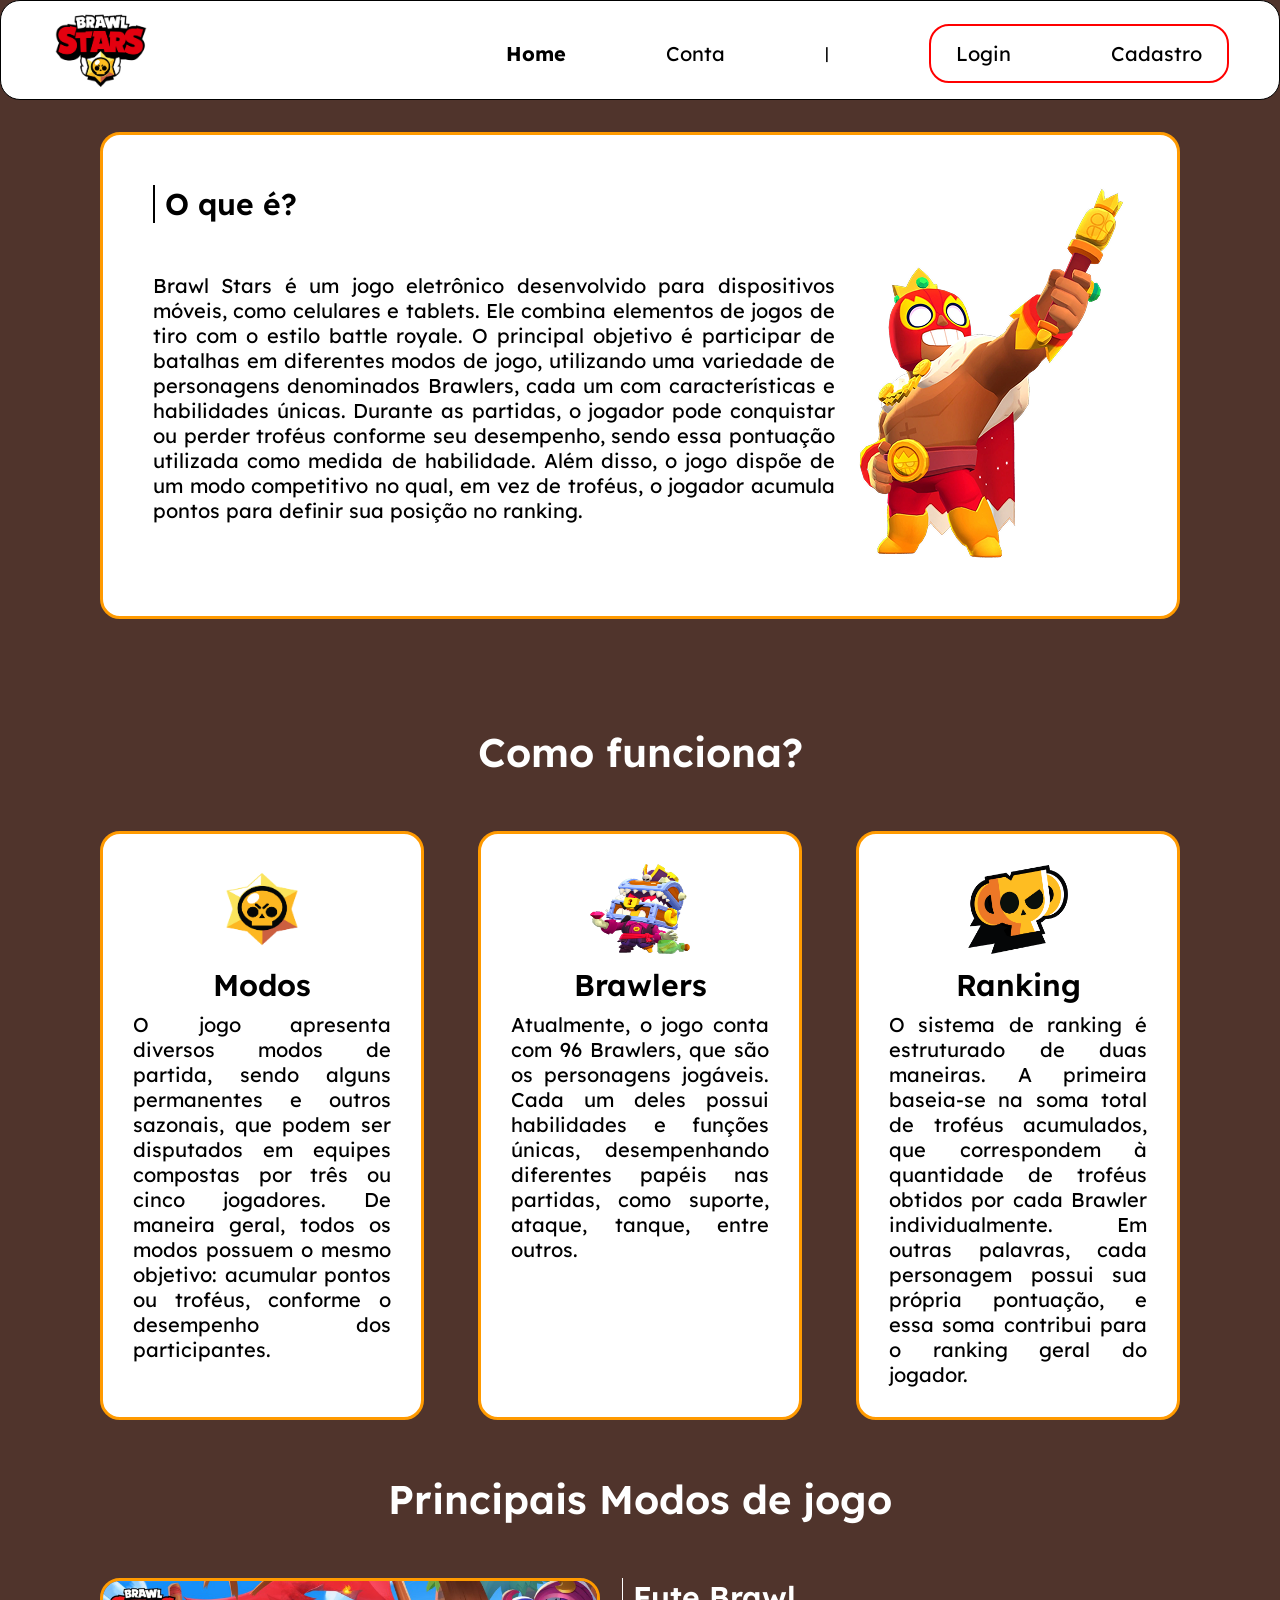
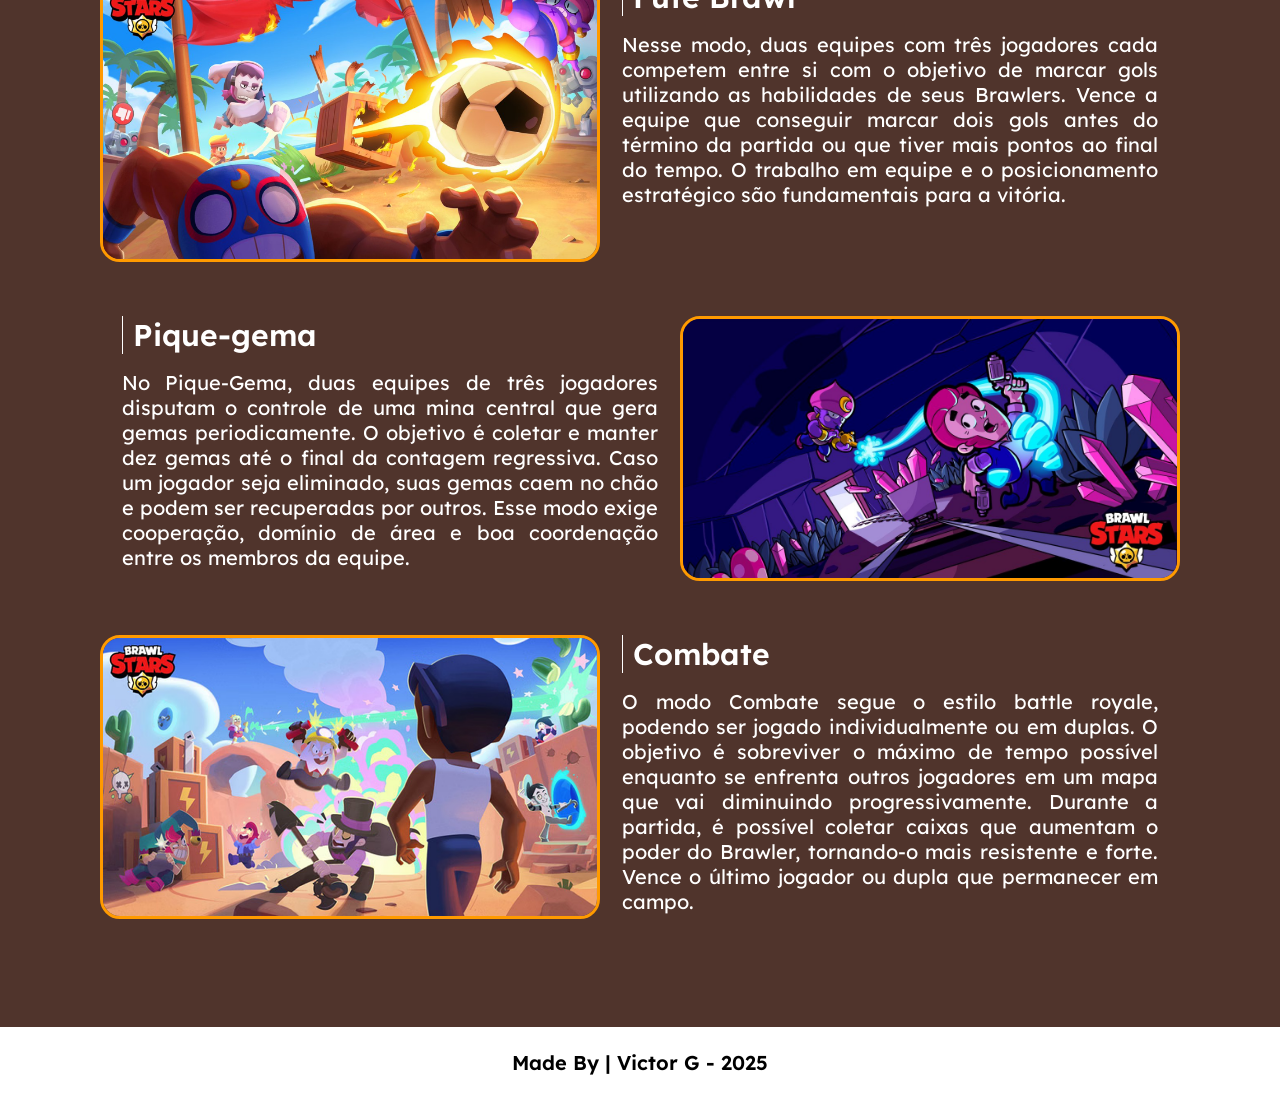
<file: public/site/index.html>
<!DOCTYPE html>
<html lang="en">

<head>
    <meta charset="UTF-8">
    <meta name="viewport" content="width=device-width, initial-scale=1.0">
    <title>Home</title>
    <link rel="stylesheet" href="style/style.css">
    <link rel="stylesheet" href="style/index.css">
</head>

<body>
    <header>
        <div class="container">
            <div class="logo">
                <img src="assets/img/LOGO.png" alt="">
            </div>
            <div class="pages">
                <a href="#" class="now">Home</a>
                <a href="html/conta.html">Conta</a>
                |
                <div class="red_box">
                    <a href="html/login.html">Login</a>
                    <a href="html/cadastro.html">Cadastro</a>
                </div>
            </div>
        </div>
    </header>
    <main>
        <div class="container">
            <div class="sobre">
                <div class="esquerda">
                    <div class="titulo">
                        <p>O que é?</p>
                    </div>
                    <div class="texto">
                        <p>
                            Brawl Stars é um jogo eletrônico desenvolvido para dispositivos móveis, como celulares e
                            tablets. Ele combina elementos de jogos de tiro com o estilo battle royale. O principal
                            objetivo é participar de batalhas em diferentes modos de jogo, utilizando uma variedade de
                            personagens denominados Brawlers, cada um com características e habilidades únicas.
                            Durante as partidas, o jogador pode conquistar ou perder troféus conforme seu desempenho,
                            sendo essa pontuação utilizada como medida de habilidade.
                            Além disso, o jogo dispõe de um modo competitivo no qual, em vez de troféus, o jogador
                            acumula pontos para definir sua posição no ranking.
                        </p>
                    </div>
                </div>
                <div class="img">
                    <img src="assets/img/elprimo.png" alt="">
                </div>
            </div>
            <div class="como_funciona">
                <div class="titulo_um">Como funciona?</div>
                <div class="boxes">
                    <div class="box">
                        <div class="img">
                            <img src="assets/icon/logo_icon.png" alt="">
                        </div>
                        <div class="titulo">Modos</div>
                        <div class="texto">O jogo apresenta diversos modos de partida, sendo alguns permanentes e outros
                            sazonais, que podem ser disputados em equipes compostas por três ou cinco jogadores. De
                            maneira
                            geral, todos os modos possuem o mesmo objetivo: acumular pontos ou troféus, conforme o
                            desempenho dos participantes.
                        </div>
                    </div>
                    <div class="box">
                        <div class="img">
                            <img src="assets/icon/griff_icon.png" alt="">
                        </div>
                        <div class="titulo">Brawlers</div>
                        <div class="texto">
                            Atualmente, o jogo conta com 96 Brawlers, que são os personagens jogáveis. Cada um deles
                            possui
                            habilidades e funções únicas, desempenhando diferentes papéis nas partidas, como suporte,
                            ataque, tanque, entre outros.
                        </div>
                    </div>
                    <div class="box">
                        <div class="img">
                            <img src="assets/icon/icon_trofeu.png" alt="">
                        </div>
                        <div class="titulo">Ranking</div>
                        <div class="texto">O sistema de ranking é estruturado de duas maneiras. A primeira baseia-se na
                            soma
                            total de troféus acumulados, que correspondem à quantidade de troféus obtidos por cada
                            Brawler
                            individualmente. Em outras palavras, cada personagem possui sua própria pontuação, e essa
                            soma
                            contribui para o ranking geral do jogador.</div>
                    </div>
                </div>
            </div>
            <div class="principais_modos">
                <div class="titulo_um">Principais Modos de jogo</div>
                <div class="sections">
                    <div class="sub_sections">
                        <img src="assets/img/fute_brawl.png" alt="">
                        <div class="conteudo">
                            <div class="titulo">Fute Brawl</div>
                            <div class="texto">Nesse modo, duas equipes com três jogadores cada competem entre si com o
                                objetivo de marcar gols utilizando as habilidades de seus Brawlers. Vence a equipe que
                                conseguir marcar dois gols antes do término da partida ou que tiver mais pontos ao final
                                do tempo. O trabalho em equipe e o posicionamento estratégico são fundamentais para a
                                vitória.</div>
                        </div>
                    </div>
                    <div class="sub_sections">
                        <div class="conteudo">
                            <div class="titulo">Pique-gema</div>
                            <div class="texto">No Pique-Gema, duas equipes de três jogadores disputam o controle de uma
                                mina central que gera gemas periodicamente. O objetivo é coletar e manter dez gemas até
                                o final da contagem regressiva. Caso um jogador seja eliminado, suas gemas caem no chão
                                e podem ser recuperadas por outros. Esse modo exige cooperação, domínio de área e boa
                                coordenação entre os membros da equipe.</div>
                        </div>
                        <img src="assets/img/pique_gema.png" alt="">
                    </div>
                    <div class="sub_sections">
                        <img src="assets/img/combate.png" alt="">
                        <div class="conteudo">
                            <div class="titulo">Combate</div>
                            <div class="texto">O modo Combate segue o estilo battle royale, podendo ser jogado
                                individualmente ou em duplas. O objetivo é sobreviver o máximo de tempo possível
                                enquanto se enfrenta outros jogadores em um mapa que vai diminuindo progressivamente.
                                Durante a partida, é possível coletar caixas que aumentam o poder do Brawler, tornando-o
                                mais resistente e forte. Vence o último jogador ou dupla que permanecer em campo.</div>
                        </div>
                    </div>
                </div>
            </div>
        </div>
    </main>


    <footer>
        <p>Made By | Victor G - 2025</p>
    </footer>
</body>

</html>
</file>
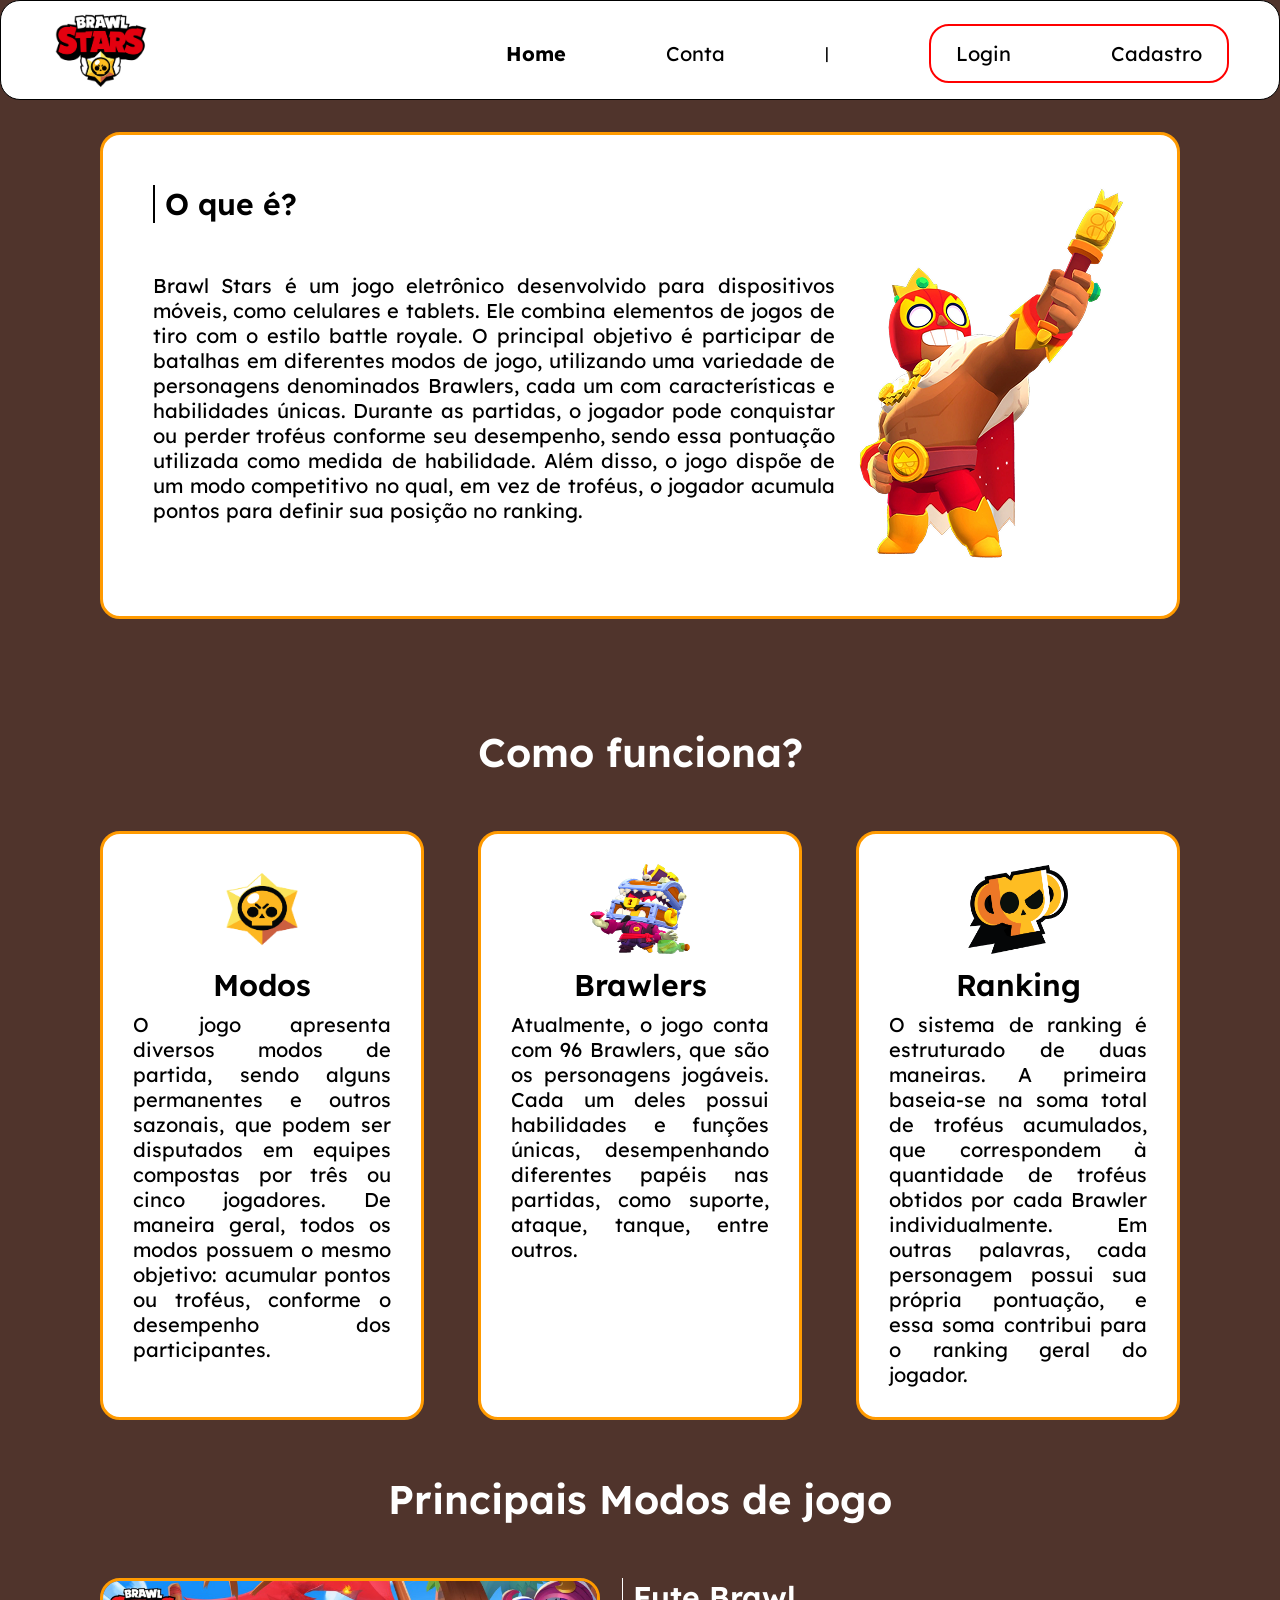
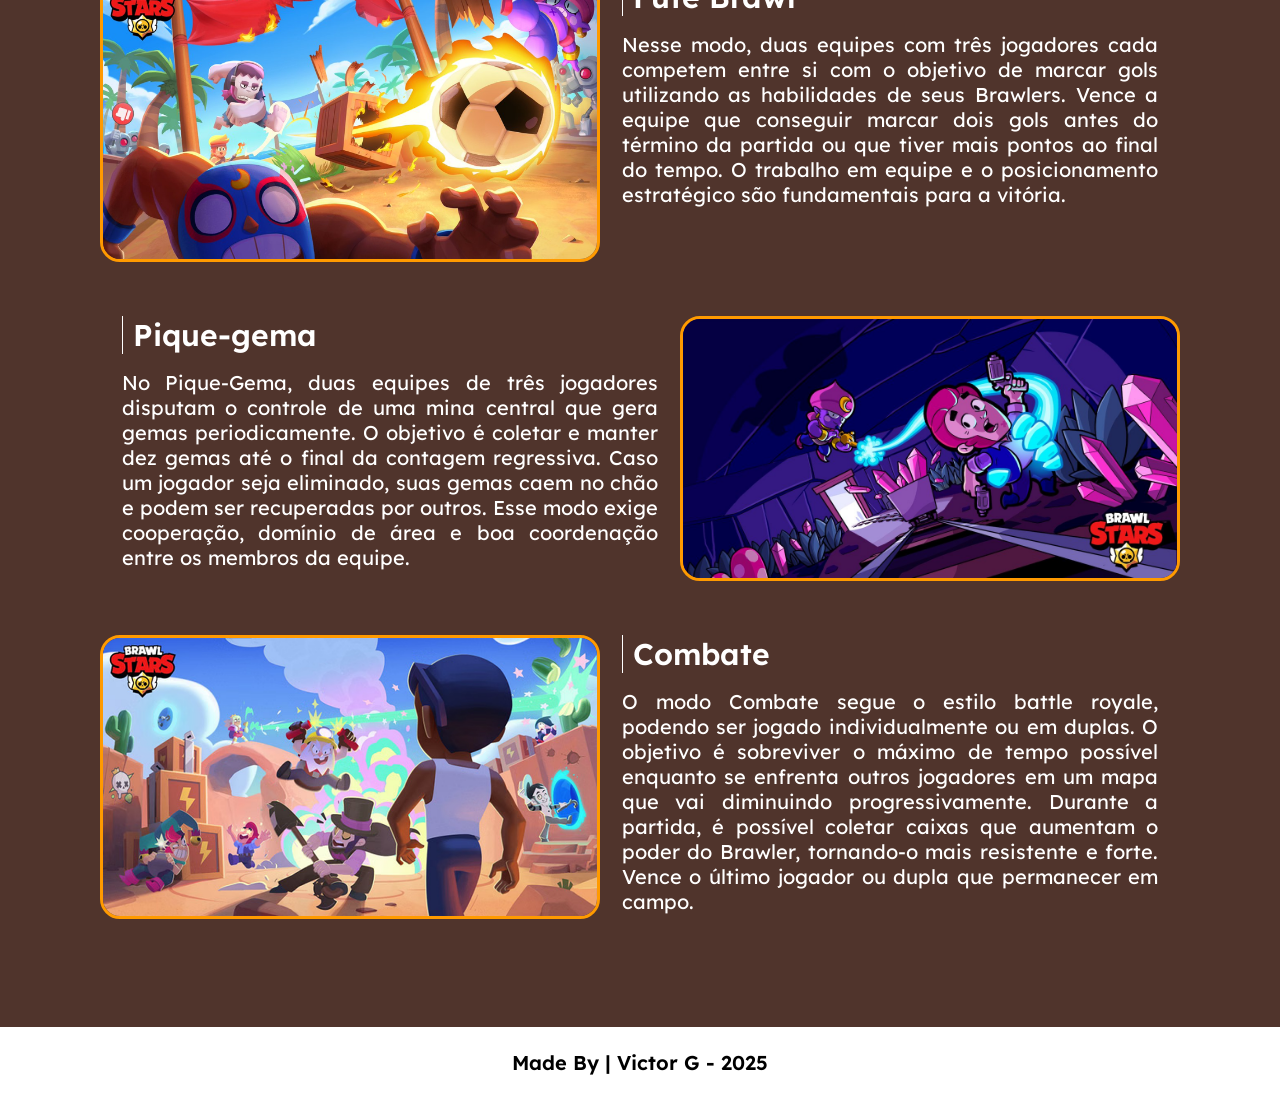
<file: public/API-WEB/public/index.html>
<!DOCTYPE html>
<html lang="en">

<head>
    <meta charset="UTF-8">
    <meta name="viewport" content="width=device-width, initial-scale=1.0">
    <title>Brawl Stars | Home</title>
    <link rel="stylesheet" href="css/style.css">
    <link rel="stylesheet" href="css/index.css">
</head>

<body>
    <header>
        
        <div class="container">
            <div class="logo">
                <img src="assets/img/LOGO.png" alt="">
            </div>
            <div class="pages">
                <a href="#" class="now">Home</a>
                <a href="conta.html">Conta</a>
                |
                <div class="red_box">
                    <a href="login.html">Login</a>
                    <a href="cadastro.html">Cadastro</a>
                </div>
            </div>
        </div>
    </header>
    <main>
        <div class="container">
            <div class="sobre">
                <div class="esquerda">
                    <div class="titulo">
                        <p>O que é?</p>
                    </div>
                    <div class="texto">
                        <p>
                            Brawl Stars é um jogo eletrônico desenvolvido para dispositivos móveis, como celulares e
                            tablets. Ele combina elementos de jogos de tiro com o estilo battle royale. O principal
                            objetivo é participar de batalhas em diferentes modos de jogo, utilizando uma variedade de
                            personagens denominados Brawlers, cada um com características e habilidades únicas.
                            Durante as partidas, o jogador pode conquistar ou perder troféus conforme seu desempenho,
                            sendo essa pontuação utilizada como medida de habilidade.
                            Além disso, o jogo dispõe de um modo competitivo no qual, em vez de troféus, o jogador
                            acumula pontos para definir sua posição no ranking.
                        </p>
            
                    </div>
                </div>
                <div class="img">
                    <img src="assets/img/elprimo.png" alt="">
                </div>
            </div>
            <div class="como_funciona">
                <div class="titulo_um">Como funciona?</div>
                <div class="boxes">
                    <div class="box">
                        <div class="img">
                            <img src="assets/icon/logo_icon.png" alt="">
                        </div>
                        <div class="titulo">Modos</div>
                        <div class="texto">O jogo apresenta diversos modos de partida, sendo alguns permanentes e outros
                            sazonais, que podem ser disputados em equipes compostas por três ou cinco jogadores. De
                            maneira
                            geral, todos os modos possuem o mesmo objetivo: acumular pontos ou troféus, conforme o
                            desempenho dos participantes.
                        </div>
                    </div>
                    <div class="box">
                        <div class="img">
                            <img src="assets/icon/griff_icon.png" alt="">
                        </div>
                        <div class="titulo">Brawlers</div>
                        <div class="texto">
                            Atualmente, o jogo conta com 96 Brawlers, que são os personagens jogáveis. Cada um deles
                            possui
                            habilidades e funções únicas, desempenhando diferentes papéis nas partidas, como suporte,
                            ataque, tanque, entre outros.
                        </div>
                    </div>
                    <div class="box">
                        <div class="img">
                            <img src="assets/icon/icon_trofeu.png" alt="">
                        </div>
                        <div class="titulo">Ranking</div>
                        <div class="texto">O sistema de ranking é estruturado de duas maneiras. A primeira baseia-se na
                            soma
                            total de troféus acumulados, que correspondem à quantidade de troféus obtidos por cada
                            Brawler
                            individualmente. Em outras palavras, cada personagem possui sua própria pontuação, e essa
                            soma
                            contribui para o ranking geral do jogador.</div>
                    </div>
                </div>
            </div>
            <div class="principais_modos">
                <div class="titulo_um">Principais Modos de jogo</div>
                <div class="sections">
                    <div class="sub_sections">
                        <img src="assets/img/fute_brawl.png" alt="">
                        <div class="conteudo">
                            <div class="titulo">Fute Brawl</div>
                            <div class="texto">Nesse modo, duas equipes com três jogadores cada competem entre si com o
                                objetivo de marcar gols utilizando as habilidades de seus Brawlers. Vence a equipe que
                                conseguir marcar dois gols antes do término da partida ou que tiver mais pontos ao final
                                do tempo. O trabalho em equipe e o posicionamento estratégico são fundamentais para a
                                vitória.</div>
                        </div>
                    </div>
                    <div class="sub_sections">
                        <div class="conteudo">
                            <div class="titulo">Pique-gema</div>
                            <div class="texto">No Pique-Gema, duas equipes de três jogadores disputam o controle de uma
                                mina central que gera gemas periodicamente. O objetivo é coletar e manter dez gemas até
                                o final da contagem regressiva. Caso um jogador seja eliminado, suas gemas caem no chão
                                e podem ser recuperadas por outros. Esse modo exige cooperação, domínio de área e boa
                                coordenação entre os membros da equipe.</div>
                        </div>
                        <img src="assets/img/pique_gema.png" alt="">
                    </div>
                    <div class="sub_sections">
                        <img src="assets/img/combate.png" alt="">
                        <div class="conteudo">
                            <div class="titulo">Combate</div>
                            <div class="texto">O modo Combate segue o estilo battle royale, podendo ser jogado
                                individualmente ou em duplas. O objetivo é sobreviver o máximo de tempo possível
                                enquanto se enfrenta outros jogadores em um mapa que vai diminuindo progressivamente.
                                Durante a partida, é possível coletar caixas que aumentam o poder do Brawler, tornando-o
                                mais resistente e forte. Vence o último jogador ou dupla que permanecer em campo.</div>
                        </div>
                    </div>
                </div>
            </div>
        </div>
    </main>


    <footer>
        <p>Made By | Victor G - 2025</p>
    </footer>
</body>

</html>
</file>
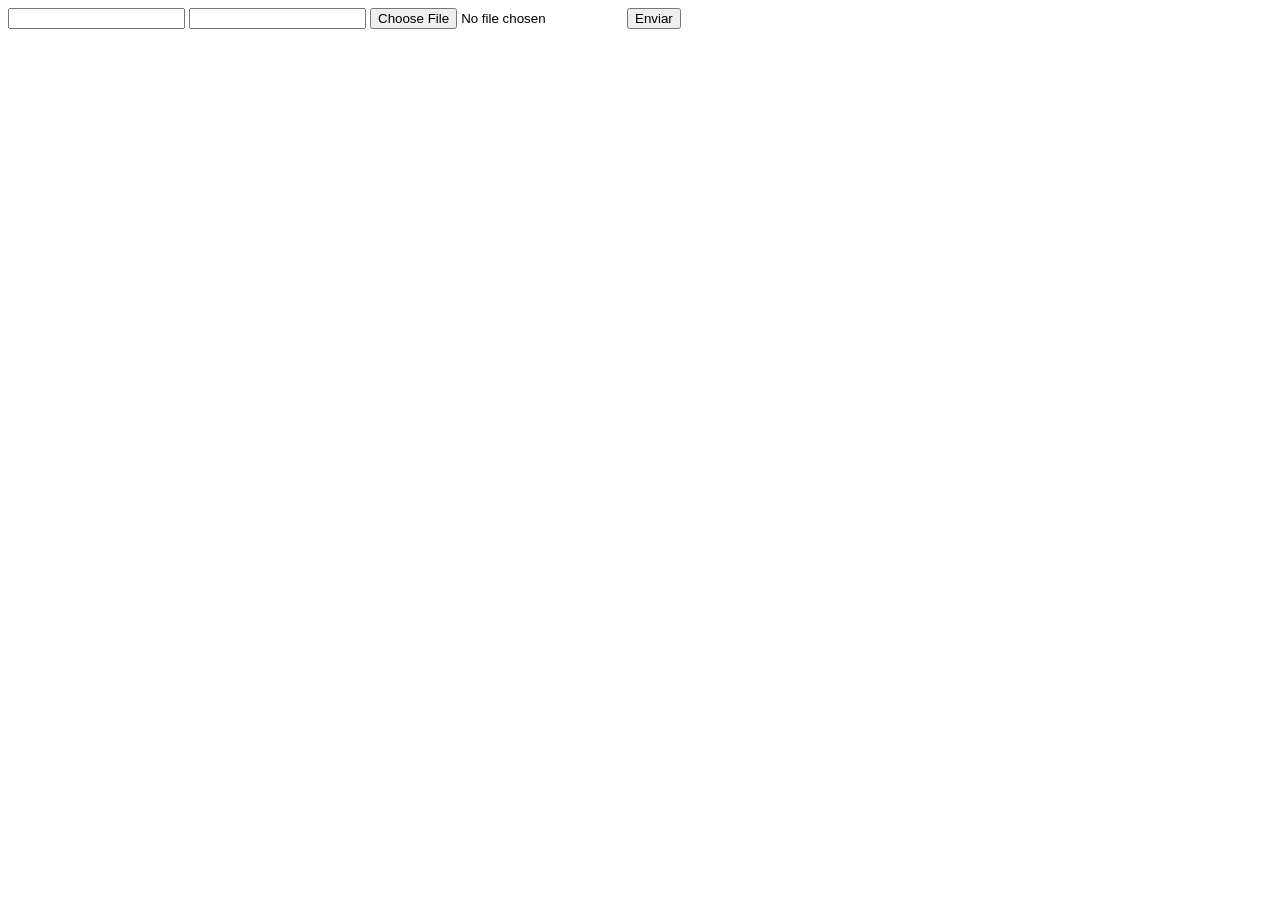
<file: public/API-WEB/DOCUMENTOS_DE_APOIO/exemplo_de_upload_de_arquivo/public/index.html>
<!DOCTYPE html>
<html lang="en">

<head>
  <meta charset="UTF-8">
  <meta http-equiv="X-UA-Compatible" content="IE=edge">
  <meta name="viewport" content="width=device-width, initial-scale=1.0">
  <title>Upload</title>
</head>

<body>

  <div>
    <input name="nome" id="nome" type="text" />
    <input name="email" id="email" type="url" />
    <input name="foto" id="foto" type="file" />
    <button onclick="enviar()">Enviar</button>
  </div>

  <div id="container"></div>
</body>

</html>

<script>
  function enviar() {
    const formData = new FormData();
    formData.append('foto', foto.files[0])
    formData.append('nome', nome.value)
    formData.append('email', email.value)

    fetch("/usuarios/cadastro", {
      method: "POST",
      body: formData
    })
      .then(res => {
        window.location = "./perfil.html"
      })
      .catch(err => {
        console.log(err);
      })
  }
</script>
</file>
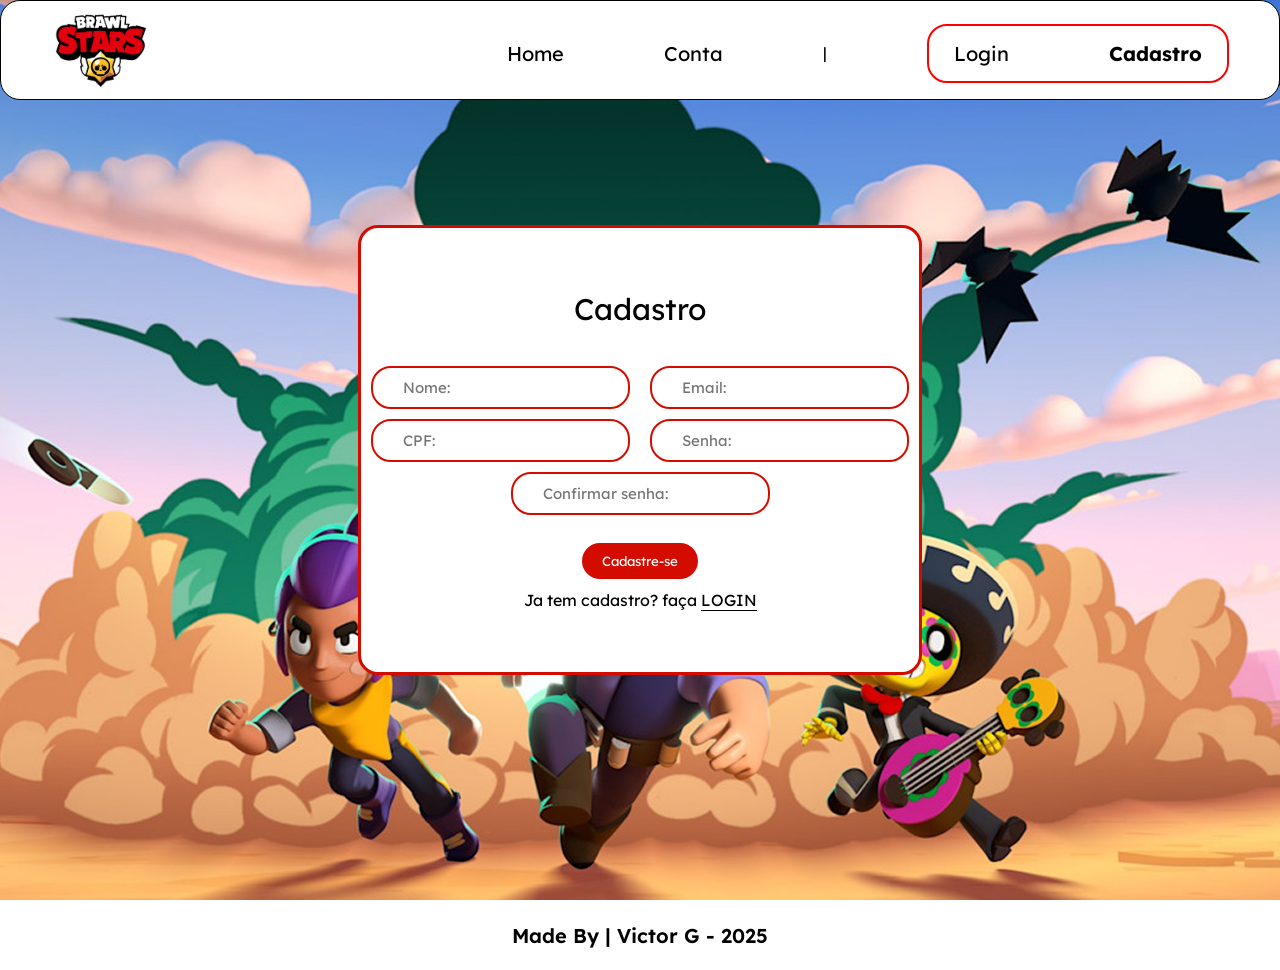
<file: public/API-WEB/public/cadastro.html>
<!DOCTYPE html>
<html lang="en">

<head>
  <meta charset="UTF-8">
  <meta name="viewport" content="width=device-width, initial-scale=1.0">
  <title>Brawl Stars | Cadastro</title>
  <link rel="stylesheet" href="css/cadastro_login.css">
  <link rel="stylesheet" href="css/style.css">

  <link rel="stylesheet" href="teste_modal.css">
  <script src="js/modal.js"></script>

</head>

<body>
  <header>
    <div class="container">
      <div class="logo">
        <img src="assets/img/LOGO.png" alt="">
      </div>
      <div class="pages">
        <a href="index.html">Home</a>
        <a href="conta.html">Conta</a>
        |
        <div class="red_box">
          <a href="login.html">Login</a>
          <a href="#" class="now">Cadastro</a>
        </div>
      </div>
    </div>
  </header>
  <main>
    <div class="modal_erro" id="modal_erro" style="display: none;">
      <div class="conteudoModal">
        <div class="titulo">Aviso!</div>
        <div class="img">
          <img src="assets/img/nita.png" alt="">
        </div>
        <div class="mensagem">
          <div id="conteudoMensagem">

          </div>
        </div>
        <button onclick="sumirMensagem()">Ok</button>
      </div>
    </div>
    <div class="container">
      <div class="modal">
        <div class="titulo">
          Cadastro
        </div>
        <div class="inputs">
          <div class="cima">
            <div class="um">
              <input type="text" placeholder="Nome:" id="nome_input">
              <input type="text" placeholder="Email:" id="email_input">
            </div>
            <div class="dois">
              <input type="text" placeholder="CPF:" id="cpf_input">
              <input type="password" placeholder="Senha:" id="senha_input">
            </div>
          </div>
          <div class="baixo">
            <input type="password" placeholder="Confirmar senha:" id="confirmacao_senha_input">
          </div>
        </div>
        <div class="botao">
          <button onclick="cadastrar()">Cadastre-se</button>
        </div>
        <div class="msg">
          <p>Ja tem cadastro? faça <a href="login.html">LOGIN</a></p>
          <div id="sucesso"></div>
        </div>
        <div id="div_aguardar" class="loading-div" style="display: none; margin: 10px 0px;">
          <img width="50px" height="50px" src="./assets/icon/aguarde-orange.gif" id="loading-gif" />
        </div>

      </div>

      <div id="div_erros_login"></div>
    </div>
  </main>
  <footer>
    <p>Made By | Victor G - 2025</p>
  </footer>
</body>

</html>

<script>

  

  function cadastrar() {



    // aguardar();

    //Recupere o valor da nova input pelo nome do id
    // Agora vá para o método fetch logo abaixo
    var nomeVar = nome_input.value;
    var emailVar = email_input.value;
    var senhaVar = senha_input.value;
    var cpfVar = Number(cpf_input.value);
    var confirmacaoSenhaVar = confirmacao_senha_input.value;

    var caracteresEspeciais = ['!', '#', '$', '%', '&', '(', ')', '*', '+', ',', '/', '<', '>', '?', '^', '|']
    var incluiCaracater = false
    var temMinuscula = false
    var temMaiscula = false
    var TemtamanhoSenha = false
    var senhasCoecidem = false
    // se tem MAISCULO senha != senha.tolowercase
    // se tem MINUSCULA senha != senha.toupercase
    // senha.length < 8 `
    conteudoMensagem.innerHTML = `Sua senha deve atender as todos os requisitos: <br><br>`

    if (senhaVar != senhaVar.toLowerCase()) {
      temMaiscula = true
      conteudoMensagem.innerHTML += `<p>Sua senha possui <span style="color: green">POSSUI</span> caracteres maisculos</p><br>`
    } else {
      conteudoMensagem.innerHTML += `<p>Sua senha <span style="color: red">NÃO POSSUI</span> caracteres maisculos</p><br>`
    }

    if (senhaVar != senhaVar.toUpperCase()) {
      temMinuscula = true
      conteudoMensagem.innerHTML += `<p>Sua senha <span style="color: green">POSSUI</span> caracteres minúsculos</p><br>`
    } else {
      conteudoMensagem.innerHTML += `<p>Sua senha <span style="color: red">NÃO POSSUI</span> caracteres minúsculos</p><br>`
    }

    var tamanhoSenha = (senhaVar.length)

    if (tamanhoSenha < 8) {
      conteudoMensagem.innerHTML += `<p>Sua senha <span style="color: red">NÃO POSSUI</span> pelo menos 8 caracteres</p><br>`
    } else {
      TemtamanhoSenha = true
      conteudoMensagem.innerHTML += `<p>Sua senha <span style="color: green">POSSUI</span> pelo menos 8 caracteres</p><br>`
    }

    for (var i = 0; i < caracteresEspeciais.length; i++) {
      var atual = caracteresEspeciais[i]
      if (senhaVar.includes(atual)) {
        incluiCaracater = true
        i = caracteresEspeciais.length
        conteudoMensagem.innerHTML += `<p>Sua senha <span style="color: green">POSSUI</span> caracteres especiais</p><br>`
      }
    }
    if (incluiCaracater == false) {
      conteudoMensagem.innerHTML += `<p>Sua senha <span style="color: red">NÃO POSSUI</span> caracteres especiais</p><br>`
    }






    // Verificando se há algum campo em branco
    if (
      nomeVar == "" ||
      emailVar == "" ||
      senhaVar == "" ||
      confirmacaoSenhaVar == "" ||
      cpfVar == ""
    ) {
      conteudoMensagem.innerHTML = `Ops! Parece que você deixou algum campo em branco! tente novamente`;
      chamarModal();
    } else if (incluiCaracater == false ||
      temMaiscula == false ||
      temMinuscula == false ||
      TemtamanhoSenha == false) {
      chamarModal();
    } else if (senhaVar != confirmacaoSenhaVar) {
      conteudoMensagem.innerHTML = `Ops! Parece que suas senhas não coincidem`;
      chamarModal();
    } else if (isNaN(cpfVar)) {
      conteudoMensagem.innerHTML = `Certifique-se que seu CPF contém apenas números e 11 dígitos`;
      chamarModal();
    } else {

      // Enviando o valor da nova input
      fetch("/usuarios/cadastrar", {
        method: "POST",
        headers: {
          "Content-Type": "application/json",
        },
        body: JSON.stringify({
          // crie um atributo que recebe o valor recuperado aqui
          // Agora vá para o arquivo routes/usuario.js
          nomeServer: nomeVar,
          emailServer: emailVar,
          senhaServer: senhaVar,
          cpfServer: cpfVar
        }),
      })
        .then(function (resposta) {
          console.log("resposta: ", resposta);

          if (resposta.ok) {
            div_aguardar.style.display = 'flex';
            sucesso.innerHTML =
              `<br> Cadastro realizado com sucesso! Redirecionando para tela de Login...`;

            setTimeout(() => {
              window.location = "login.html";
            }, "2000");
          } else {
            conteudoMensagem.innerHTML = `Ops! Parece que Houve um erro ao tentar realizar o cadastro!`;
            chamarModal();
            throw "Houve um erro ao tentar realizar o cadastro!";
          }
        })
        .catch(function (resposta) {
          console.log(`#ERRO: ${resposta}`);
        });

      return false;
    }
  }

 
</script>
</file>
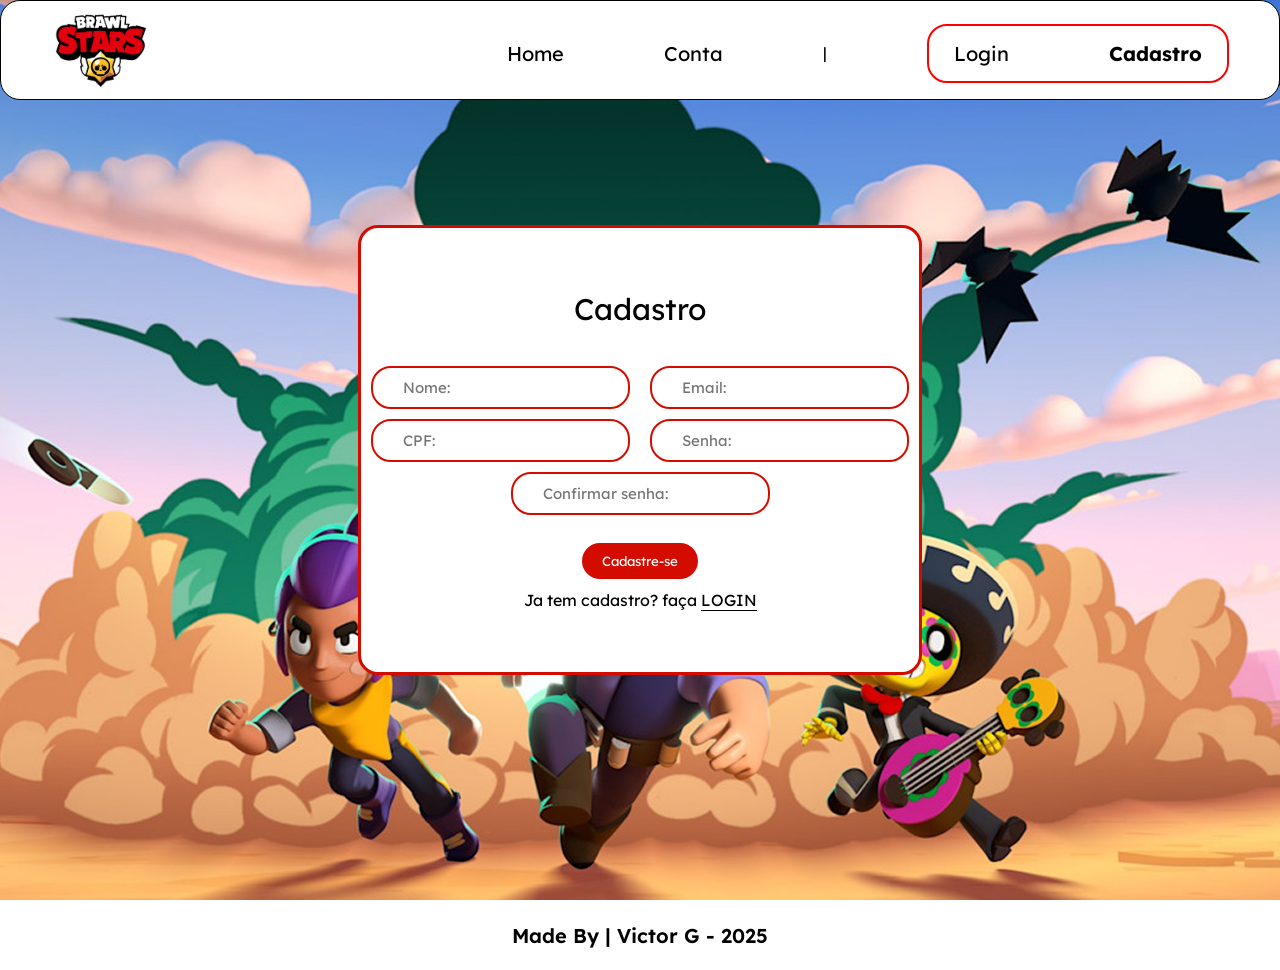
<file: public/site/html/cadastro.html>
<!DOCTYPE html>
<html lang="en">

<head>
    <meta charset="UTF-8">
    <meta name="viewport" content="width=device-width, initial-scale=1.0">
    <title>Cadastro</title>
    <link rel="stylesheet" href="../style/cadastro_login.css    ">
    <link rel="stylesheet" href="../style/style.css">

</head>

<body>
    <header>
        <div class="container">
            <div class="logo">
                <img src="../assets/img/LOGO.png" alt="">
            </div>
            <div class="pages">
                <a href="../index.html">Home</a>
                <a href="conta.html">Conta</a>
                |
                <div class="red_box">
                    <a href="login.html">Login</a>
                    <a href="#" class="now">Cadastro</a>
                </div>
            </div>
        </div>
    </header>
    <main>
        <div class="container">
            <div class="modal">
                <div class="titulo">
                    Cadastro
                </div>
                <div class="inputs">
                    <div class="cima">
                        <div class="um">
                            <input type="text" placeholder="Nome:">
                            <input type="text" placeholder="Email:">
                        </div>
                        <div class="dois">
                            <input type="text" placeholder="CPF:">
                            <input type="text" placeholder="Senha:">
                        </div>
                    </div>
                    <div class="baixo">
                        <input type="text" placeholder="Confirmar senha:">
                    </div>
                </div>
                <div class="botao">
                    <button>Cadastre-se</button>
                </div>
                <div class="msg">
                    <p>Ja tem cadastro? faça <a href="login.html">LOGIN</a></p>
                </div>
            </div>
        </div>
    </main>
    <footer>
        <p>Made By | Victor G - 2025</p>
    </footer>
</body>

</html>
</file>
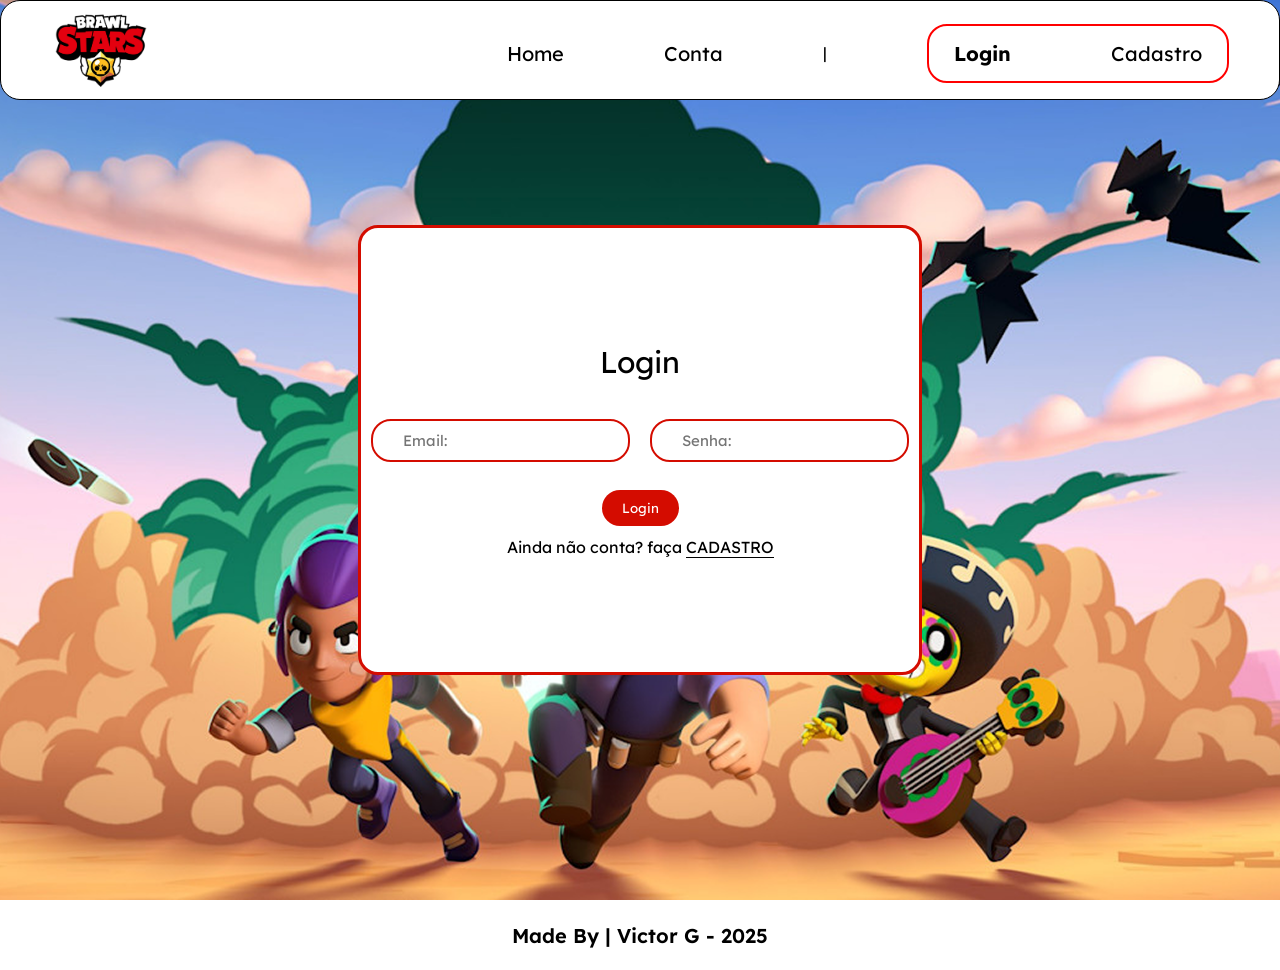
<file: public/site/html/login.html>
<!DOCTYPE html>
<html lang="en">

<head>
    <meta charset="UTF-8">
    <meta name="viewport" content="width=device-width, initial-scale=1.0">
    <title>Login</title>
    <link rel="stylesheet" href="../style/cadastro_login.css">
    <link rel="stylesheet" href="../style/style.css">

</head>

<body>
    <header>
        <div class="container">
            <div class="logo">
                <img src="../assets/img/LOGO.png" alt="">
            </div>
            <div class="pages">
                <a href="../index.html">Home</a>
                <a href="conta.html">Conta</a>
                |
                <div class="red_box">
                    <a href="#" class="now">Login</a>
                    <a href="cadastro.html" >Cadastro</a>
                </div>
            </div>
        </div>
    </header>
    <main>
        <div class="container">
            <div class="modal">
                <div class="titulo">
                    Login
                </div>
                <div class="inputs">
                    <div class="cima">
                        <div class="um">
                            <input type="text" placeholder="Email:">
                            <input type="text" placeholder="Senha:">
                        </div>
                    </div>
                </div>
                <div class="botao">
                    <button>Login</button>
                </div>
                <div class="msg">
                    <p>Ainda não conta? faça <a href="cadastro.html">CADASTRO</a></p>
                </div>
            </div>
        </div>
    </main>
    <footer>
        <p>Made By | Victor G - 2025</p>
    </footer>
</body>

</html>
</file>
<file: public/site/style/style.css>
@import url('https://fonts.googleapis.com/css2?family=Lexend:wght@100..900&display=swap');

* {
    border: 0;
    padding: 0;
    margin: 0;
    box-sizing: border-box;
    font-family: "Lexend", sans-serif;
}

a {
    text-decoration: none;
}

body {
    height: 100vh;
}

header {
    width: 100%;
    padding: 0px 50px;
    background-color: white;
    position: fixed;
    border-radius: 20px;
    top: 0;
    min-height: 100px;
    max-height: 100px;
    border: 1px solid rgb(0, 0, 0);
}

header a {
    color: black;
    font-size: 20px;
}

header .now {
    font-weight: bold;
}

header a:hover {
    border-bottom: 1px solid black;
    transition: 2s;
}

header .container {
    display: flex;
    justify-content: space-between;
}

header .container .logo img {
    width: 100px;
}

header .container .pages,
.red_box {
    display: flex;
    gap: 100px;
    align-items: center;
}

header .container .red_box {
    border: 2px solid red;
    border-radius: 20px;
    padding: 15px 25px;
}

footer {
    background-color: rgb(255, 255, 255);
    width: 100%;
    height: 70px;
    align-items: center;
    display: flex;
    justify-content: center;
    border-radius: 20px;
    font-size: 20px;
    font-weight: 600;
}
</file>
<file: public/site/style/index.css>
main {
    background-color: #50342C;
    width: 100%;
    min-height: 100vh;
    padding-top: 100px;
}

main .container {
    width: 100%;
    height: 100%;
    padding: 0px 100px;
}

/* SOBRE INDEX ÍNICIO*/
main .container .sobre {
    background-color: white;
    margin-top: 3%;
    border-radius: 20px;
    display: flex;
    justify-content: space-between;
    padding: 50px;
    border: 3px solid #FF9A00;
}

main .container .sobre .esquerda {
    display: flex;
    flex-direction: column;
    gap: 50px;
    text-align: justify;
    width: 70%;
}

main .container .sobre .esquerda .titulo {
    font-size: 30px;
    font-weight: 600;
    border-left: 2px solid #000000;
    padding-left: 10px;
}

main .container .sobre .esquerda .texto {
    font-size: 20px;
}

/* SOBRE INDEX TÉRMINO */

/* COMO FUNCIONA INDEX ÍNICIO */
main .container .como_funciona {
    width: 100%;
    display: flex;
    flex-direction: column;
    margin-top: 5%;
    text-align: center;
}

main .container .como_funciona .titulo_um {
    color: white;
    margin: 5%;
    font-size: 40px;
    font-weight: 600;
}

main .container .como_funciona .boxes {
    width: 100%;
    display: flex;
    justify-content: space-between;
}

main .container .como_funciona .boxes .box {
    background-color: #FFf;
    width: 30%;
    border-radius: 20px;
    display: flex;
    flex-direction: column;
    align-items: center;
    padding: 30px;
    border: 3px solid #FF9A00;
}

main .container .como_funciona .boxes .box img {
    width: 100px;
    height: 90px;
}

main .container .como_funciona .titulo {
    font-size: 30px;
    margin-top: 3%;
    font-weight: 600;
}

main .container .como_funciona .boxes .box .texto {
    font-size: 20px;
    text-align: justify;
    margin-top: 3%;
}

/* COMO FUNCIONA INDEX TÉRMINO */

/* MODOS DE JOGO INDEX ÍNICIO*/
main .container .principais_modos {
    display: flex;
    flex-direction: column;
    width: 100%;
    margin-top: 5%;
    padding-bottom: 10%;
}

main .container .principais_modos .titulo_um {
    text-align: center;
    font-size: 40px;
    font-weight: 600;
    color: white;
}

main .container .principais_modos .sections {
    display: flex;
    flex-direction: column;
}

main .container .principais_modos .sections .sub_sections {
    display: flex;
    margin-top: 5%;
    justify-content: space-between;
}

main .container .principais_modos .sections .sub_sections .conteudo {
    width: 65%;
    margin-left: 2%;
    margin-right: 2%;
}

main .container .principais_modos .sections .sub_sections .conteudo .texto {
    font-size: 20px;
    color: white;
    text-align: justify;
    margin-top: 3%;
    
}

main .container .principais_modos .sections .sub_sections .conteudo .titulo {
    font-size: 30px;
    color: white;
    font-weight: 600;
    border-left: 1px solid white;
    max-width: 200px;
    padding-left: 10px;
}

main .container .principais_modos .sections img {
    width: 500px;
    border-radius: 20px;
    border: 3px solid #FF9A00;
}

/* MODOS DE JOGO INDEX TÉRMINO*/

/* INÍCIO DA RESPONSIVIDADE */
@media screen and (max-width: 768px) {
    main .container .sobre {
        display: flex;
        flex-direction: column;
        width: 100%;
        margin-top: 150px;
    }

    main .container {
        width: 100%;
        height: 100%;
        padding: 0px 20px;
    }

    main .container .sobre .esquerda {
        width: 100%;
    }

    main .container .sobre , .como_funciona, .principais_modos{
        margin-top: 100px;
    }
    main .container .como_funciona .boxes {
        width: 100%;
        display: flex;
        flex-direction: column;
    }
    main .texto{
        font-size: 10px;
    }

    main .container .como_funciona .boxes .box {
        margin-bottom: 10px;
        width: 100%;

    }

    main .container .principais_modos .sections{
        width: 100%;
    }
    main .container .principais_modos .sections .sub_sections {
        display: flex;
        flex-direction: column;
    }

    main .container .principais_modos .sections img {
        width: 100%;
        margin-top: 10px;
    }
    main .container .principais_modos .sections .sub_sections .conteudo{
        width: 100%;
    }
}

/* TÉRMINO DA RESPONSIVIDADE */
</file>
<file: public/API-WEB/public/css/style.css>
@import url('https://fonts.googleapis.com/css2?family=Lexend:wght@100..900&display=swap');

* {
    border: 0;
    padding: 0;
    margin: 0;
    box-sizing: border-box;
    font-family: "Lexend", sans-serif;
}

a {
    text-decoration: none;
}

body {
    height: 100vh;
}

header {
    width: 100%;
    padding: 0px 50px;
    background-color: white;
    position: fixed;
    border-radius: 20px;
    top: 0;
    min-height: 100px;
    max-height: 100px;
    border: 1px solid rgb(0, 0, 0);
}

header a {
    color: black;
    font-size: 20px;
}

header .now {
    font-weight: bold;
}

header a:hover {
    border-bottom: 1px solid black;
    transition: 2s;
}

header .container {
    display: flex;
    justify-content: space-between;
}

header .container .logo img {
    width: 100px;
}

header .container .pages,
.red_box {
    display: flex;
    gap: 100px;
    align-items: center;
}

header .container .red_box {
    border: 2px solid red;
    border-radius: 20px;
    padding: 15px 25px;
}

footer {
    background-color: rgb(255, 255, 255);
    width: 100%;
    height: 70px;
    align-items: center;
    display: flex;
    justify-content: center;
    border-radius: 20px;
    font-size: 20px;
    font-weight: 600;
}
</file>
<file: public/API-WEB/public/css/index.css>
main {
    background-color: #50342C;
    width: 100%;
    min-height: 100vh;
    padding-top: 100px;
}

main .container {
    width: 100%;
    height: 100%;
    padding: 0px 100px;
}

/* SOBRE INDEX ÍNICIO*/
main .container .sobre {
    background-color: white;
    margin-top: 3%;
    border-radius: 20px;
    display: flex;
    justify-content: space-between;
    padding: 50px;
    border: 3px solid #FF9A00;
}

main .container .sobre .esquerda {
    display: flex;
    flex-direction: column;
    gap: 50px;
    text-align: justify;
    width: 70%;
}

main .container .sobre .esquerda .titulo {
    font-size: 30px;
    font-weight: 600;
    border-left: 2px solid #000000;
    padding-left: 10px;
}

main .container .sobre .esquerda .texto {
    font-size: 20px;
}

/* SOBRE INDEX TÉRMINO */

/* COMO FUNCIONA INDEX ÍNICIO */
main .container .como_funciona {
    width: 100%;
    display: flex;
    flex-direction: column;
    margin-top: 5%;
    text-align: center;
}

main .container .como_funciona .titulo_um {
    color: white;
    margin: 5%;
    font-size: 40px;
    font-weight: 600;
}

main .container .como_funciona .boxes {
    width: 100%;
    display: flex;
    justify-content: space-between;
}

main .container .como_funciona .boxes .box {
    background-color: #FFf;
    width: 30%;
    border-radius: 20px;
    display: flex;
    flex-direction: column;
    align-items: center;
    padding: 30px;
    border: 3px solid #FF9A00;
}

main .container .como_funciona .boxes .box img {
    width: 100px;
    height: 90px;
}

main .container .como_funciona .titulo {
    font-size: 30px;
    margin-top: 3%;
    font-weight: 600;
}

main .container .como_funciona .boxes .box .texto {
    font-size: 20px;
    text-align: justify;
    margin-top: 3%;
}

/* COMO FUNCIONA INDEX TÉRMINO */

/* MODOS DE JOGO INDEX ÍNICIO*/
main .container .principais_modos {
    display: flex;
    flex-direction: column;
    width: 100%;
    margin-top: 5%;
    padding-bottom: 10%;
}

main .container .principais_modos .titulo_um {
    text-align: center;
    font-size: 40px;
    font-weight: 600;
    color: white;
}

main .container .principais_modos .sections {
    display: flex;
    flex-direction: column;
}

main .container .principais_modos .sections .sub_sections {
    display: flex;
    margin-top: 5%;
    justify-content: space-between;
}

main .container .principais_modos .sections .sub_sections .conteudo {
    width: 65%;
    margin-left: 2%;
    margin-right: 2%;
}

main .container .principais_modos .sections .sub_sections .conteudo .texto {
    font-size: 20px;
    color: white;
    text-align: justify;
    margin-top: 3%;
    
}

main .container .principais_modos .sections .sub_sections .conteudo .titulo {
    font-size: 30px;
    color: white;
    font-weight: 600;
    border-left: 1px solid white;
    max-width: 200px;
    padding-left: 10px;
}

main .container .principais_modos .sections img {
    width: 500px;
    border-radius: 20px;
    border: 3px solid #FF9A00;
}

/* MODOS DE JOGO INDEX TÉRMINO*/

/* INÍCIO DA RESPONSIVIDADE */
@media screen and (max-width: 768px) {
    main .container .sobre {
        display: flex;
        flex-direction: column;
        width: 100%;
        margin-top: 150px;
    }

    main .container {
        width: 100%;
        height: 100%;
        padding: 0px 20px;
    }

    main .container .sobre .esquerda {
        width: 100%;
    }

    main .container .sobre , .como_funciona, .principais_modos{
        margin-top: 100px;
    }
    main .container .como_funciona .boxes {
        width: 100%;
        display: flex;
        flex-direction: column;
    }
    main .texto{
        font-size: 10px;
    }

    main .container .como_funciona .boxes .box {
        margin-bottom: 10px;
        width: 100%;

    }

    main .container .principais_modos .sections{
        width: 100%;
    }
    main .container .principais_modos .sections .sub_sections {
        display: flex;
        flex-direction: column;
    }

    main .container .principais_modos .sections img {
        width: 100%;
        margin-top: 10px;
    }
    main .container .principais_modos .sections .sub_sections .conteudo{
        width: 100%;
    }
}

/* TÉRMINO DA RESPONSIVIDADE */
</file>
<file: public/API-WEB/public/css/cadastro_login.css>
main {
    background-image: url(../assets/img/FUNDO.png);
    background-size: cover;
    background-position: center;
    background-repeat: no-repeat;
    height: 100%;
    display: flex;
    align-items: center;
    justify-content: center;
}

main .container {
    width: 100%;
    height: 100%;
    display: flex;
    align-items: center;
    justify-content: center;
}

main .container .modal {
    background-color: white;
    min-width: 40%;
    min-height: 50%;
    border-radius: 20px;
    border: 3px solid #D40C00;
    display: flex;
    flex-direction: column;
    align-items: center;
    justify-content: center;
}

main .container .modal .titulo {
    font-size: 30px;
}

main .container .modal input {
    border: 2px solid #D40C00;
    border-radius: 20px;
    padding: 10px 30px;
    margin-top: 10px;
    font-size: 15px;
    color: black;
    margin-left: 10px;
    margin-right: 10px;
}

main .container .modal .inputs {
    display: flex;
    flex-direction: column;
    align-items: center;
    margin-top: 5%;
}

main .container .modal .inputs .cima .um,
.dois {
    display: flex;
    justify-content: space-between;
}

main .container .modal .botao {
    margin-top: 5%;
}

main .container .modal .botao button {
    background-color: #D40C00;
    color: white;
    padding: 10px 20px;
    border-radius: 20px;
    cursor: pointer;
}

main .container .modal .botao button:hover {
    background-color: #d40b0094;
}

main .container .modal .msg {
    margin-top: 2%;
    text-align: center;
}

main .container .modal .msg a {
    color: black;
    border-bottom: 1px solid black;
}

.card_erro {
    position: fixed;
    background-color: rgba(0, 0, 0, 0.416);
    top: 0;
    left: 0;
    width: 100%;
    height: 100%;
    display: flex;
    align-items: center;
    justify-content: center;
}


@media screen and (max-width: 768px) {
    main .container .modal {
        width: 90%;
        height: auto;
        padding: 20px 0px;
    }

    main .container .modal .inputs .cima .um,
    .dois {
        display: flex;
        flex-direction: column;
    }
}
</file>
<file: public/API-WEB/public/teste_modal.css>
.modal_erro {
    position: fixed;
    top: 0;
    left: 0;
    width: 100%;
    min-height: 100vh;
    display: flex;
    justify-content: center;
    align-items: center;
    background-color: rgba(0, 0, 0, 0.5);
}

.modal_erro .conteudoModal {
    border: 3px solid orange;
    border-radius: 20px;
    display: flex;
    justify-content: space-evenly;
    width: 50%;
    flex-direction: column;
    min-height: 50vh;
    align-items: center;
    background-color: white;
    position: relative;
}

.modal_erro .conteudoModal button {
    width: 10%;
    background-color: orange;
    border-radius: 20px;
    color: white;
    padding: 10px 20px;
    text-align: center;
}

.modal_erro .conteudoModal button:hover {
    background-color: rgba(255, 166, 0, 0.589);
    cursor: pointer;
}

.modal_erro .conteudoModal .img {
    position: absolute;
    right: 0;
    bottom: 0;
}

.modal_erro .conteudoModal .img img {
    width: 200px;
}

.modal_erro .conteudoModal .titulo {
    font-size: 30px;
    border-bottom: 2px solid orange;
}

.modal_erro .conteudoModal .mensagem {
    width: 100%;
    overflow-y: auto;
    display: flex;
    justify-content: center;
    text-align: center;
    font-size: 20px;
    z-index: 99;
}

.modal_erro .conteudoModal .mensagem #conteudoMensagem {
    width: 80%;
    height: auto;
    background-color: rgba(255, 255, 255, 0.4);
    border-radius: 20px;
    overflow-wrap: break-word;
}
</file>
<file: public/site/style/cadastro_login.css>
main {
    background-image: url(../assets/img/FUNDO.png);
    background-size: cover;
    background-position: center;
    background-repeat: no-repeat;
    height: 100%;
    display: flex;
    align-items: center;
    justify-content: center;
}

main .container {
    width: 100%;
    height: 100%;
    display: flex;
    align-items: center;
    justify-content: center;
}

main .container .modal {
    background-color: white;
    min-width: 40%;
    height: 50%;
    border-radius: 20px;
    border: 3px solid #D40C00;
    display: flex;
    flex-direction: column;
    align-items: center;
    justify-content: center;
}

main .container .modal .titulo {
    font-size: 30px;
}

main .container .modal input {
    border: 2px solid #D40C00;
    border-radius: 20px;
    padding: 10px 30px;
    margin-top: 10px;
    font-size: 15px;
    color: black;
    margin-left: 10px;
    margin-right: 10px;
}

main .container .modal .inputs {
    display: flex;
    flex-direction: column;
    align-items: center;
    margin-top: 5%;
}

main .container .modal .inputs .cima .um,
.dois {
    display: flex;
    justify-content: space-between;
}

main .container .modal .botao {
    margin-top: 5%;
}

main .container .modal .botao button {
    background-color: #D40C00;
    color: white;
    padding: 10px 20px;
    border-radius: 20px;
    cursor: pointer;
}

main .container .modal .botao button:hover {
    background-color: #d40b0094;
}

main .container .modal .msg {
    margin-top: 2%;
}

main .container .modal .msg a {
    color: black;
    border-bottom: 1px solid black;
}

@media screen and (max-width: 768px) {
    main .container .modal {
        width: 90%;
        height: auto;
        padding: 20px 0px;
    }

    main .container .modal .inputs .cima .um,
    .dois {
        display: flex;
        flex-direction: column;
    }
}
</file>
